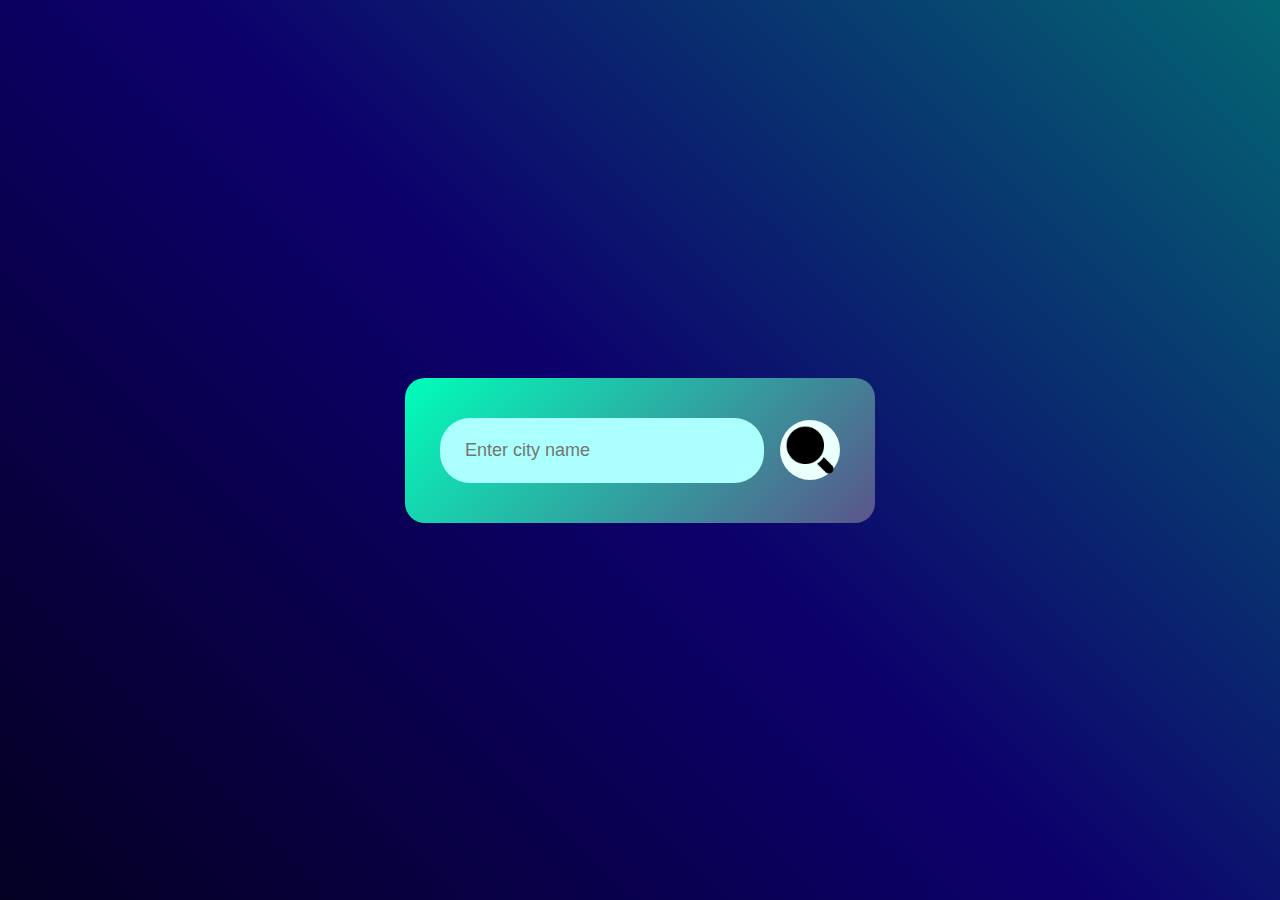
<file: 001-weatherApp/index.html>
<!DOCTYPE html>
<html lang="en">

<head>
    <meta charset="UTF-8">
    <meta name="viewport" content="width=device-width, initial-scale=1.0">

    <!-- ============ STYLES ============ -->
    <style>
        /* CLOUD */
        svg[viewBox="100 100 900 400"] {
            bottom: 0px;
            width: 700px;
            height: 250px;
            position: absolute;
            top: 20px;
            left: -80px;
        }

        .cloud {
            fill: #fff;
            opacity: .9;
            filter: url(#filter);
            scale: .9;
        }


        /* SUN */
        .sun {
            width: 40rem;
            height: 40rem;
            position: absolute;
            top: -240px;
            left: -200px;
            background: radial-gradient(transparent 50%, white), radial-gradient(yellow, transparent 70%);
            -webkit-mask-image: radial-gradient(rgba(0, 0, 0, 1.0) 40%, transparent 65%);
            mask-image: radial-gradient(rgba(0, 0, 0, 1.0) 40%, transparent 65%);
            border-radius: 50%;
            scale: .3;
            opacity: .9;

            &::after,
            &::before {
                content: '';
                position: absolute;
                top: 0;
                left: 0;
                width: 100%;
                height: 100%;
                transform-origin: center;
                border-radius: 50%;
                -webkit-mask-image: radial-gradient(rgba(0, 0, 0, 1.0) 40%, transparent 65%);
                mask-image: radial-gradient(rgba(0, 0, 0, 1.0) 40%, transparent 65%);
            }

            &::before {
                background: repeating-conic-gradient(from 0deg, yellow 0deg 20deg, transparent 20deg 40deg);
                animation: rotate 720s linear, scale 3s linear infinite;
            }

            &::after {
                background: radial-gradient(yellow, orange 10%, transparent calc(30% + 1px) 100%), radial-gradient(gold, transparent 70%), repeating-conic-gradient(from 0deg, gold 0deg 5deg, transparent 5deg 10deg);
                transform: rotate(15deg);
                animation: rotate 360s linear;
            }
        }

        @keyframes rotate {
            100% {
                transform: rotate(360deg);
            }
        }

        @keyframes scale {
            0% {
                transform: scale(1);
            }

            20% {
                transform: scale(1.2);
            }

            40% {
                transform: scale(0.8);
            }

            60% {
                transform: scale(1.1);
            }

            70% {
                transform: scale(0.9);
            }

            100% {
                transform: scale(1);
            }
        }

        * {
            margin: 0;
            padding: 0;
            box-sizing: border-box;
            font-family: 'Trebuchet MS', 'Lucida Sans Unicode', 'Lucida Grande', 'Lucida Sans', Arial, sans-serif;
            user-select: none;
        }

        body {
            width: 100%;
            min-height: 100vh;
            background: linear-gradient(45deg, #040022, #0d006c, #046672);
            overflow: hidden;
            display: flex;
            align-items: center;
            justify-content: center;
        }

        .card {
            width: 90%;
            max-width: 470px;
            background: linear-gradient(135deg, #00feba, #5b548a);
            color: #fff;
            border-radius: 20px;
            padding: 40px 35px;
            text-align: center;
        }

        .search {
            width: 100%;
            display: flex;
            align-items: center;
            justify-content: space-between;
        }

        .search input {
            border: 0;
            outline: none;
            background: #abfffc;
            color: #555;
            padding: 14px 25px;
            height: 65px;
            border-radius: 30px;
            flex: 1;
            margin-right: 16px;
            font-size: 18px;
            z-index: 1;
        }

        .search button {
            border: 0;
            outline: none;
            background: #ebfffc;
            border-radius: 50%;
            width: 60px;
            height: 60px;
            cursor: pointer;
            position: relative;
            display: flex;
            align-items: center;
            justify-content: center;
        }

        .search button img {
            position: absolute;
            width: 50px;
            height: 50px;
        }

        .weather-icon {
            width: 100px;
            margin-top: 30px;
        }

        .weather h1 {
            font-size: 80px;
            font-weight: 500;
        }

        .weather h2 {
            font-size: 45px;
            font-weight: 400;
            margin-top: -10px;
        }

        .details {
            display: flex;
            align-items: center;
            justify-content: space-between;
            padding: 0 20px;
            margin-top: 50px;
        }

        .col {
            display: flex;
            align-items: center;
            text-align: left;
        }

        .col img {
            width: 40px;
            margin-right: 10px;
        }

        .humidity,
        .wind {
            font-size: 28px;
            margin-top: -6px;
        }

        .weather {
            display: none;
        }

        .error {
            text-align: left;
            margin-left: 10px;
            margin-top: 30px;
            font-size: 15px;
            display: none;
        }
    </style>
    <title>Weather- - -finder</title>
</head>

<body>

    <div class="card">
        <div class="search">
            <input type="text" placeholder="Enter city name" spellcheck="false" />
            <button><img src="./images/search.png" alt="search"></button>
        </div>
        <div class="error">
            <p>Envalid city name</p>
        </div>

        <div class="weather">
            <img src="./images/rain.png" alt="WEATHER" class="weather-icon">
            <h1 class="temp">22℃</h1>
            <h2 class="city">New-York</h2>
            <div class="details">
                <div class="col">
                    <img src="./images/humidity.png" alt="Humidity">
                    <div>
                        <p class="humidity">50%</p>
                        <p>Humidity</p>
                    </div>
                </div>
                <div class="col">
                    <img src="./images/wind.png" alt="Wind">
                    <div>
                        <p class="wind">15 km/h</p>
                        <p>Wind Speed</p>
                    </div>
                </div>
            </div>
        </div>
    </div>

    <!-- ============ JS - code ============ -->
    <script>
        const apiKey = "a6b4f06ee53bda97f4cb8537e324d4fb";
        const apiUrl = "https://api.openweathermap.org/data/2.5/weather?&units=metric&q=";

        const searchBox = document.querySelector(".search input");
        const searchBtn = document.querySelector(".search button");
        const weatherIcon = document.querySelector(".weather-icon");

        async function checkWeather(city) {
            const response = await fetch(apiUrl + city + `&appid=${apiKey}`);

            if (response.status == 404) {
                document.querySelector(".error").style.display = "block";
                document.querySelector(".weather").style.display = "none";
                return;
            } else {
                var data = await response.json();

                document.querySelector(".city").innerHTML = data.sys.country + ", " + data.name;
                document.querySelector(".temp").innerHTML = Math.round(data.main.temp) + "°C";
                document.querySelector(".humidity").innerHTML = data.main.humidity + "%";
                document.querySelector(".wind").innerHTML = data.wind.speed + " km/h";

                if (data.weather[0].main == "Clouds") {
                    weatherIcon.src = "images/clouds.png";
                } else if (data.weather[0].main == "Clear") {
                    weatherIcon.src = "images/clear.png";
                } else if (data.weather[0].main == "Rain") {
                    weatherIcon.src = "images/rain.png";
                } else if (data.weather[0].main == "Drizzle") {
                    weatherIcon.src = "images/drizzle.png";
                } else if (data.weather[0].main == "Mist") {
                    weatherIcon.src = "images/mist.png";
                } else if (data.weather[0].main == "Snow") {
                    weatherIcon.src = "images/snow.png";
                }

                document.querySelector(".weather").style.display = "block";
                document.querySelector(".error").style.display = "none";
            }
        }

        searchBtn.addEventListener("click", () => {

            checkWeather(searchBox.value);
            searchBox.value = "";
        }
        );

        searchBox.addEventListener("keypress", (event) => {
            if (event.key === "Enter") {
                checkWeather(searchBox.value);
                searchBox.value = "";
            }
        });
    </script>
</body>

</html>
</file>
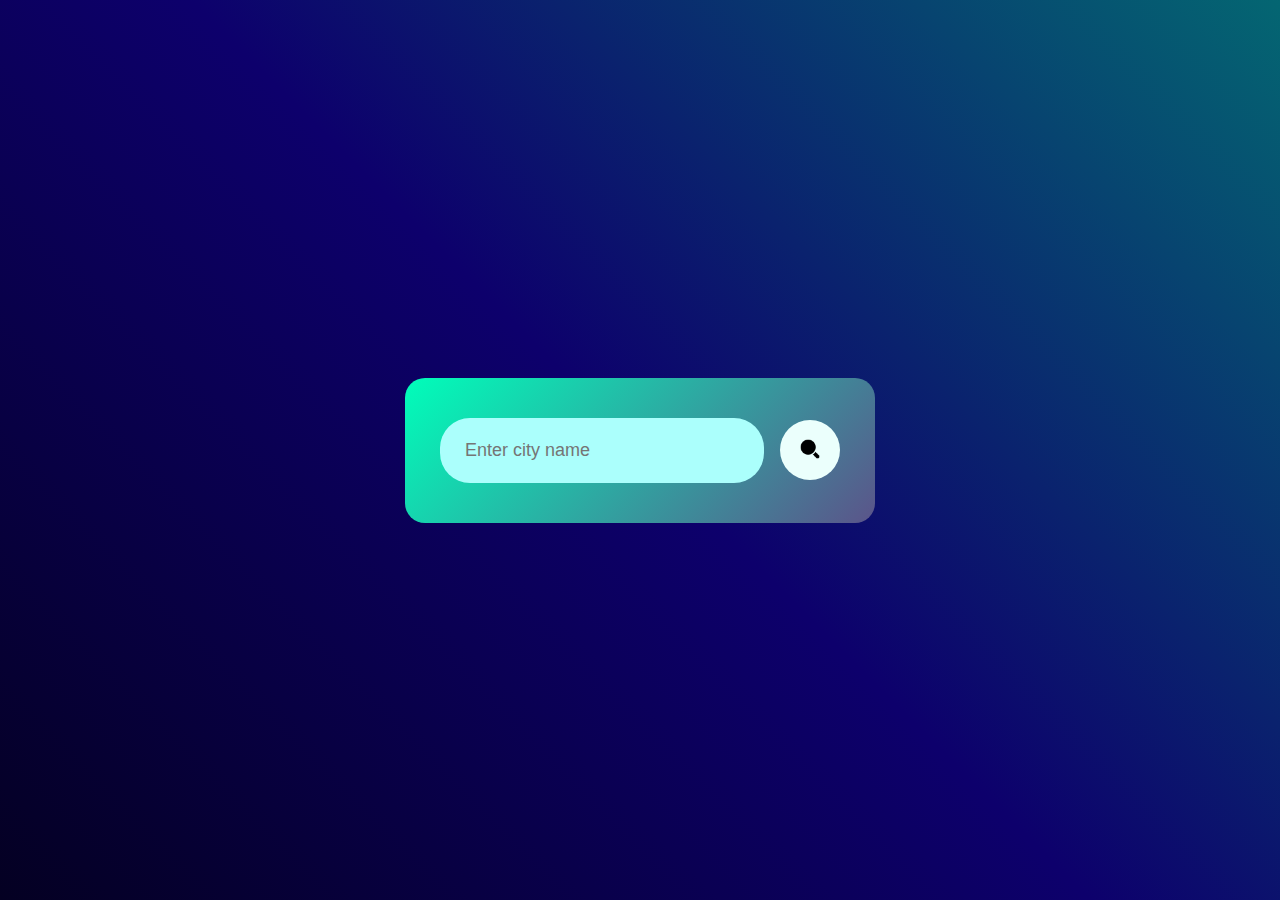
<file: 001-Weather app/images/index.html>
<!DOCTYPE html>
<html lang="en">

<head>
    <meta charset="UTF-8">
    <meta name="viewport" content="width=device-width, initial-scale=1.0">


    <!-- ============ STYLES ============ -->
    <style>
        /* CLOUD */
        svg[viewBox="100 100 900 400"] {
            bottom: 0px;
            width: 700px;
            height: 250px;
            position: absolute;
            top: 20px;
            left: -80px;
        }

        .cloud {
            fill: #fff;
            opacity: .9;
            filter: url(#filter);
            scale: .9;
        }


        /* SUN */
        .sun {
            width: 40rem;
            height: 40rem;
            position: absolute;
            top: -240px;
            left: -200px;
            background: radial-gradient(transparent 50%, white), radial-gradient(yellow, transparent 70%);
            -webkit-mask-image: radial-gradient(rgba(0, 0, 0, 1.0) 40%, transparent 65%);
            mask-image: radial-gradient(rgba(0, 0, 0, 1.0) 40%, transparent 65%);
            border-radius: 50%;
            scale: .3;
            opacity: .9;

            &::after,
            &::before {
                content: '';
                position: absolute;
                top: 0;
                left: 0;
                width: 100%;
                height: 100%;
                transform-origin: center;
                border-radius: 50%;
                -webkit-mask-image: radial-gradient(rgba(0, 0, 0, 1.0) 40%, transparent 65%);
                mask-image: radial-gradient(rgba(0, 0, 0, 1.0) 40%, transparent 65%);
            }

            &::before {
                background: repeating-conic-gradient(from 0deg, yellow 0deg 20deg, transparent 20deg 40deg);
                animation: rotate 720s linear, scale 3s linear infinite;
            }

            &::after {
                background: radial-gradient(yellow, orange 10%, transparent calc(30% + 1px) 100%), radial-gradient(gold, transparent 70%), repeating-conic-gradient(from 0deg, gold 0deg 5deg, transparent 5deg 10deg);
                transform: rotate(15deg);
                animation: rotate 360s linear;
            }
        }

        @keyframes rotate {
            100% {
                transform: rotate(360deg);
            }
        }

        @keyframes scale {
            0% {
                transform: scale(1);
            }

            20% {
                transform: scale(1.2);
            }

            40% {
                transform: scale(0.8);
            }

            60% {
                transform: scale(1.1);
            }

            70% {
                transform: scale(0.9);
            }

            100% {
                transform: scale(1);
            }
        }
    </style>
    <link rel="stylesheet" href="style.css">
    <link rel="shortcut icon" href="./images/flame.gif">
    <title>Weather- - -finder</title>
</head>

<body>

    <div class="card">
        <div class="search">
            <input type="text" placeholder="Enter city name" spellcheck="false" />
            <button><img src="./images/search.png" alt="search"></button>
        </div>
        <div class="error">
            <p>Envalid city name</p>
        </div>

        <div class="weather">
            <img src="./images/rain.png" alt="WEATHER" class="weather-icon">
            <h1 class="temp">22℃</h1>
            <h2 class="city">New-York</h2>
            <div class="details">
                <div class="col">
                    <img src="./images/humidity.png" alt="Humidity">
                    <div>
                        <p class="humidity">50%</p>
                        <p>Humidity</p>
                    </div>
                </div>
                <div class="col">
                    <img src="./images/wind.png" alt="Wind">
                    <div>
                        <p class="wind">15 km/h</p>
                        <p>Wind Speed</p>
                    </div>
                </div>
            </div>
        </div>
    </div>

    <!-- ============ JS - code ============ -->
    <script src="main.js"></script>
</body>

</html>
</file>
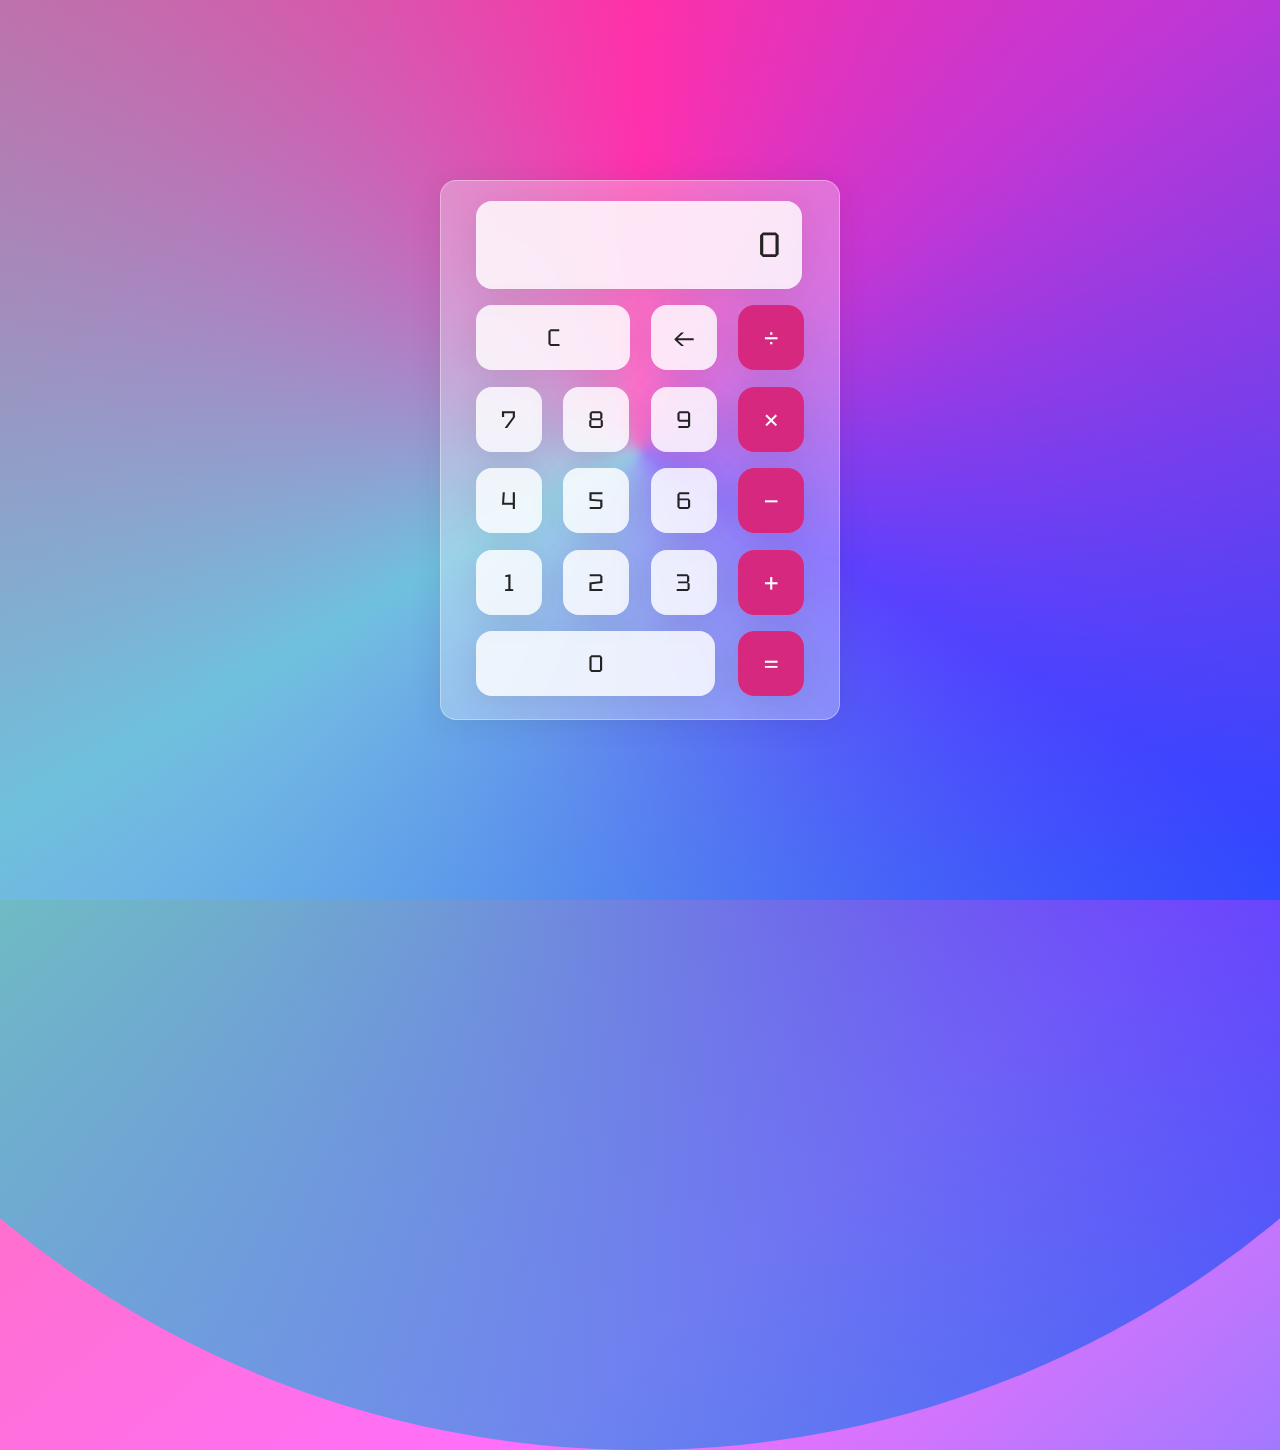
<file: 002-calculator/COLCULATOR.html>
<!DOCTYPE html>
<html lang="en">

<head>
    <meta charset="UTF-8">
    <meta name="viewport" content="width=device-width, initial-scale=1.0">
    <!-- ========== Styles ========== -->
    <link rel="stylesheet" href="COLCULATOR.css">

    <!-- ========== Fonts ========== -->
    <link href="https://fonts.googleapis.com/css2?family=Caveat:wght@400..700&family=Tektur:wght@400..900&display=swap"
        rel="stylesheet">

    <title>Colculator | FREE</title>
</head>

<body>
    <div class="wrapper">
        <section class="screen">0</section>


        <section class="calc-buttons">
            <div class="calc-button-row">
                <button class="calc-button double">C</button>
                <button class="calc-button">&larr;</button>
                <button class="calc-button">&divide;</button>
            </div>


            <div class="calc-button-row">
                <button class="calc-button">7</button>
                <button class="calc-button">8</button>
                <button class="calc-button">9</button>
                <button class="calc-button">&times;</button>
            </div>


            <div class="calc-button-row">
                <button class="calc-button">4</button>
                <button class="calc-button">5</button>
                <button class="calc-button">6</button>
                <button class="calc-button">&minus;</button>
            </div>


            <div class="calc-button-row">
                <button class="calc-button">1</button>
                <button class="calc-button">2</button>
                <button class="calc-button">3</button>
                <button class="calc-button">&plus;</button>
            </div>


            <div class="calc-button-row">
                <button class="calc-button triple">0</button>
                <button class="calc-button">&equals;</button>


            </div>
        </section>

    </div>




    <!-- ========== JS Files ========== -->
    <script src="COLCULATOR.js"></script>
</body>

</html>
</file>
<file: 001-Weather app/images/style.css>
* {
    margin: 0;
    padding: 0;
    box-sizing: border-box;
    font-family: 'Trebuchet MS', 'Lucida Sans Unicode', 'Lucida Grande', 'Lucida Sans', Arial, sans-serif;
    user-select: none;
}

body {
    width: 100%;
    min-height: 100vh;
    background: linear-gradient(45deg, #040022, #0d006c, #046672);
    overflow: hidden;
    display: flex;
    align-items: center;
    justify-content: center;
}

.card {
    width: 90%;
    max-width: 470px;
    background: linear-gradient(135deg, #00feba, #5b548a);
    color: #fff;
    border-radius: 20px;
    padding: 40px 35px;
    text-align: center;
}

.search {
    width: 100%;
    display: flex;
    align-items: center;
    justify-content: space-between;
}

.search input {
    border: 0;
    outline: none;
    background: #abfffc;
    color: #555;
    padding: 14px 25px;
    height: 65px;
    border-radius: 30px;
    flex: 1;
    margin-right: 16px;
    font-size: 18px;
    z-index: 1;
}

.search button {
    border: 0;
    outline: none;
    background: #ebfffc;
    border-radius: 50%;
    width: 60px;
    height: 60px;
    cursor: pointer;
}

img[alt="search"] {
    width: 20px;
}

.weather-icon {
    width: 100px;
    margin-top: 30px;
}

.weather h1 {
    font-size: 80px;
    font-weight: 500;
}

.weather h2 {
    font-size: 45px;
    font-weight: 400;
    margin-top: -10px;
}

.details {
    display: flex;
    align-items: center;
    justify-content: space-between;
    padding: 0 20px;
    margin-top: 50px;
}

.col {
    display: flex;
    align-items: center;
    text-align: left;
}

.col img {
    width: 40px;
    margin-right: 10px;
}

.humidity,
.wind {
    font-size: 28px;
    margin-top: -6px;
}

.weather {
    display: none;
}

.error {
    text-align: left;
    margin-left: 10px;
    margin-top: 30px;
    font-size: 15px;
    display: none;
}
</file>
<file: 002-calculator/COLCULATOR.css>
* {
    font-family: "Tektur", sans-serif;
    user-select: none;
}

*,
*::after,
*::before {
    box-sizing: inherit;
    margin: 0;
    padding: 0;
}

html {
    height: 100%;
    box-sizing: border-box;
}

body {
    align-items: center;
    background: linear-gradient(320deg,
            #001aff90,
            #ff00fb90,
            #ff008090);
    display: flex;
    font-family: 'Dosis', sans-serif;
    font-display: swap;
    height: inherit;
    justify-content: center;
    width: 100%;
    height: 100%;
    overflow: hidden;
}

body::after {
    content: '';
    background: #232323;
    width: 2000px;
    height: 2000px;
    position: absolute;
    background: conic-gradient(#ff008090,
            #001aff90,
            #00ffcc90,
            #ff008090);
    pointer-events: none;
    z-index: -1;
    animation: rotateBack 10s linear infinite;
    border-radius: 100%;
}

@keyframes rotateBack {
    0% {
        transform: rotate(0deg);
    }

    100% {
        transform: rotate(360deg);
    }
}

.wrapper {
    backdrop-filter: blur(5.5px);
    -webkit-backdrop-filter: blur(5.5px);
    border-radius: 16px;
    box-shadow: 0 4px 30px rgba(35, 35, 35, .1);
    color: #232323;
    backdrop-filter: blur(4px);
    -webkit-backdrop-filter: blur(4px);
    background: rgba(255, 255, 255, .3);
    border: 1px solid rgba(255, 255, 255, .34);
    flex-basis: 400px;
    height: 540px;
    padding: 20px 35px;
}

.screen {
    backdrop-filter: blur(5.5px);
    -webkit-backdrop-filter: blur(5.5px);
    background: rgba(255, 255, 255, .75);
    border: 1px solid rgba(255, 255, 255, .01);
    border-radius: 16px;
    box-shadow: 0 4px 30px rgba(35, 35, 35, .1);
    color: #232323;
    font-size: 35px;
    overflow: auto;
    padding: 20px;
    text-align: right;
    width: 326px;
}

.calc-button-row {
    display: flex;
    justify-content: space-between;
    margin: 5% 0;
}

.calc-button {
    backdrop-filter: blur(5.5px);
    -webkit-backdrop-filter: blur(5.5px);
    background: rgba(255, 255, 255, .75);
    border: 1px solid rgba(255, 255, 255, .01);
    border-radius: 16px;
    box-shadow: 0 4px 30px rgba(35, 35, 35, .1);
    color: #232323;
    flex-basis: 20%;
    font-family: inherit;
    font-size: 24px;
    height: 65px;
}

.calc-button:active {
    background: #232323;
}

.calc-button:last-child {
    backdrop-filter: blur(5.5px);
    -webkit-backdrop-filter: blur(5.5px);
    background: rgba(255, 255, 255, .75);
    border: 1px solid rgba(255, 255, 255, .01);
    border-radius: 16px;
    box-shadow: 0 4px 30px rgba(35, 35, 35, .1);
    color: #ffffff;
    background: #d72880;
    transition: all .3s;
}

.calc-button:last-child:hover {
    background: inherit;
    color: inherit;
}

.calc-button {
    transition: all .3s;
}

.calc-button:hover {
    background: inherit;
}

.calc-button:active {
    background: #ffef78;
}

.double {
    flex-basis: 47%;
}

.triple {
    flex-basis: 73%;
}
</file>
